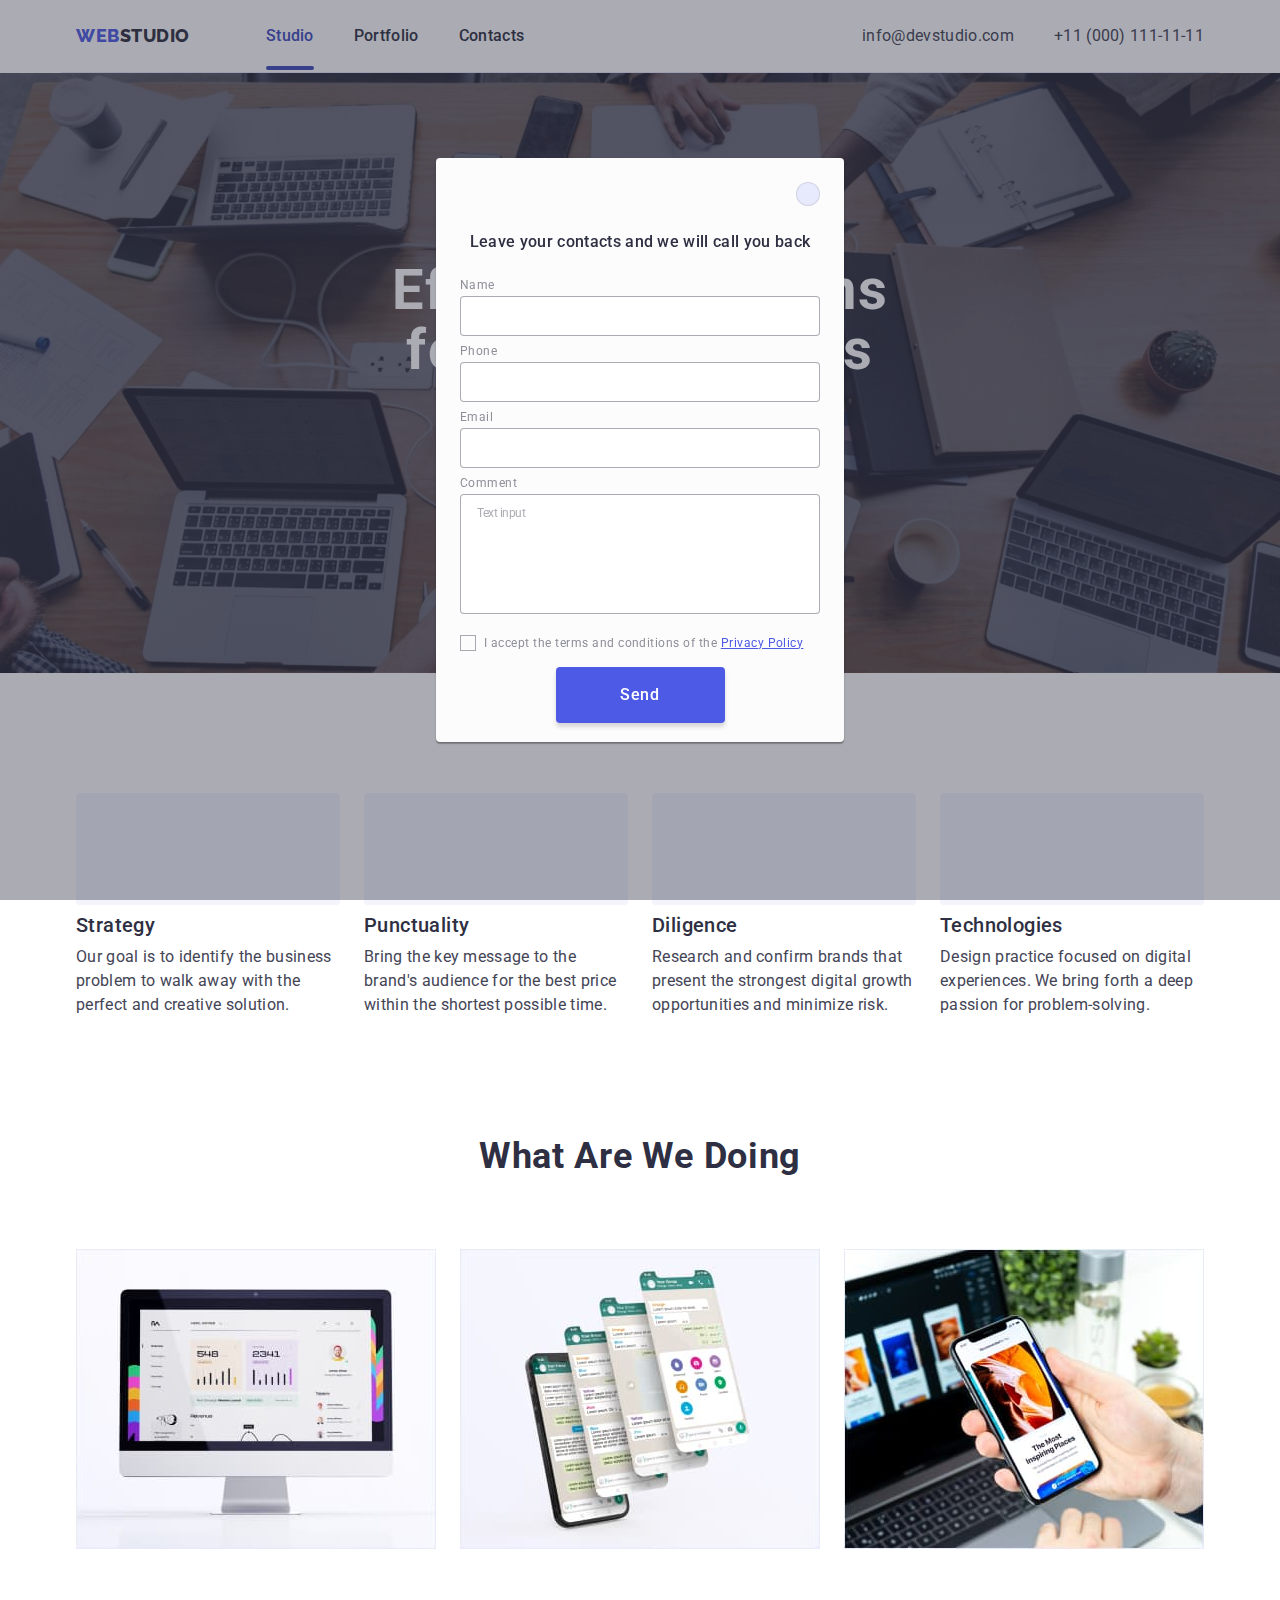
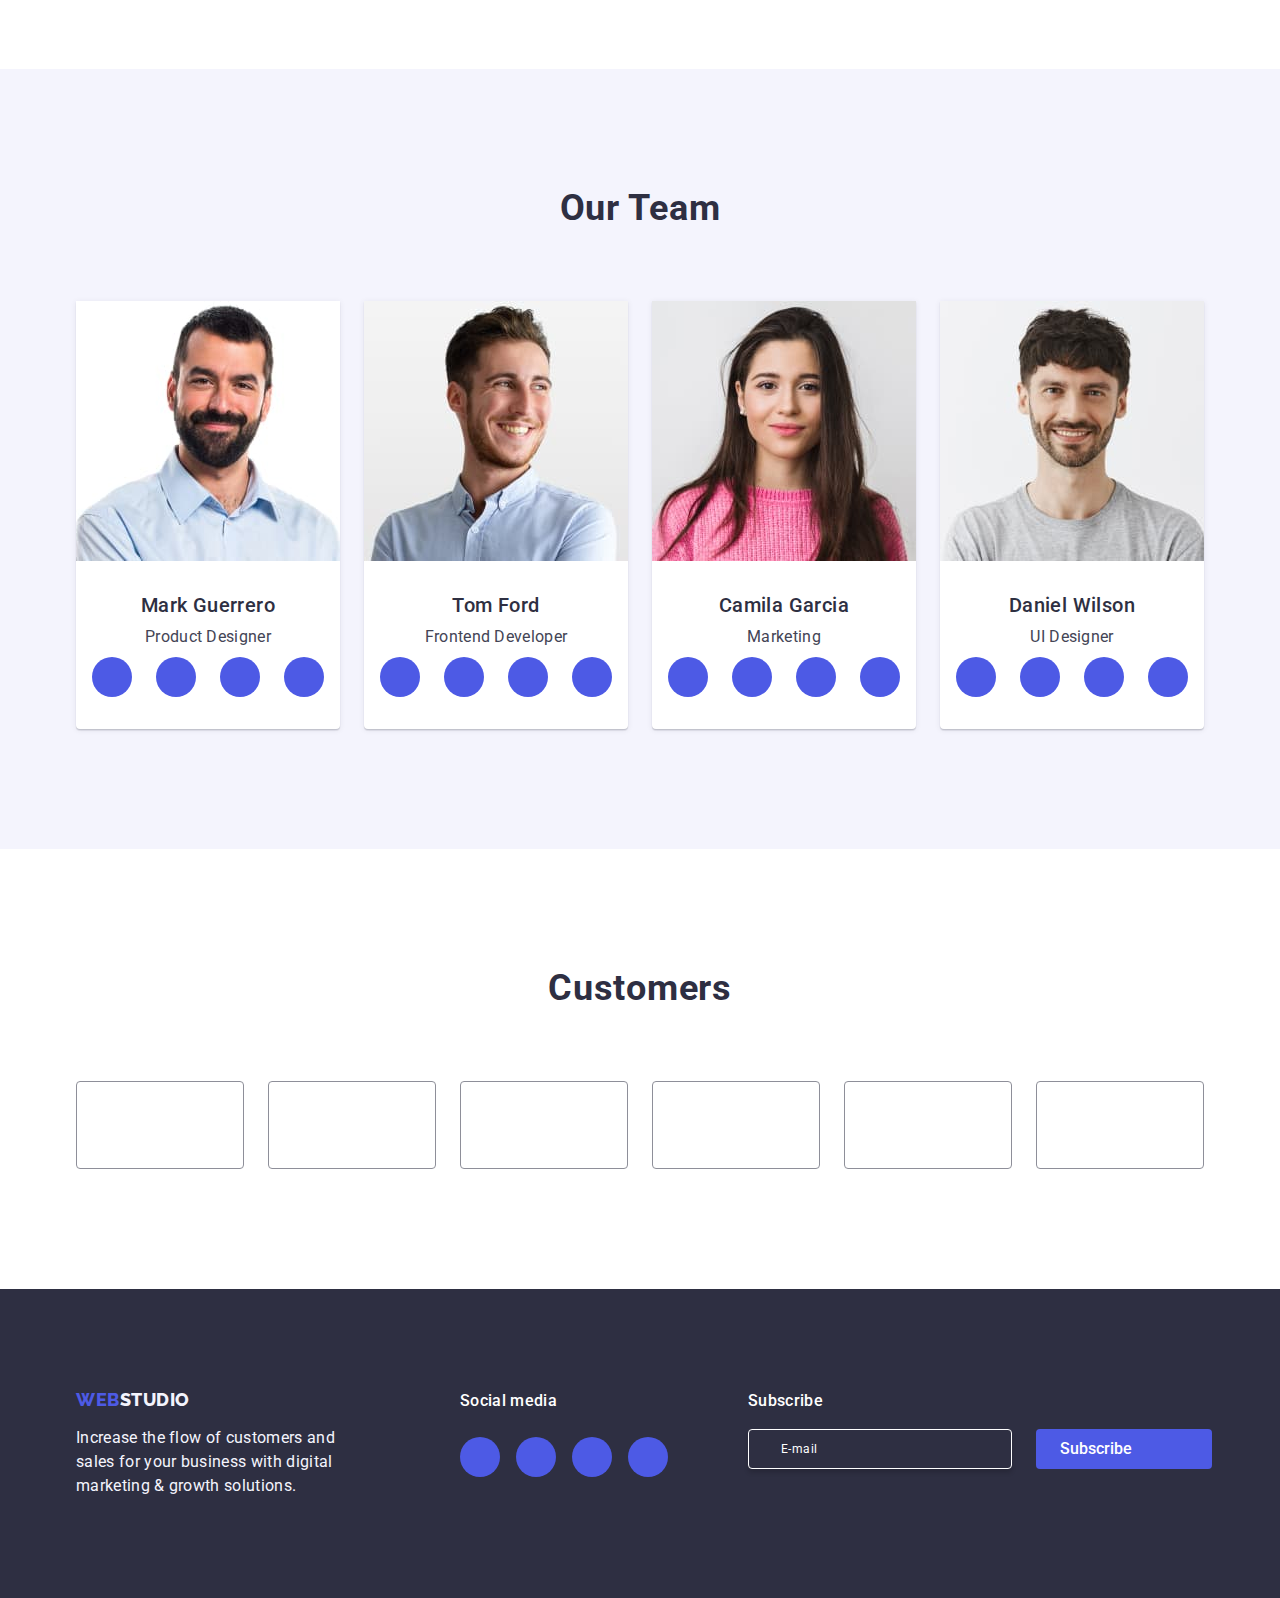
<file: index.html>
<!DOCTYPE html>
<html lang="en">
  <head>
    <meta charset="UTF-8" />
    <meta name="viewport" content="width=device-width, initial-scale=1.0" />
    <title>webstudio</title>
    <link rel="preconnect" href="https://fonts.googleapis.com" />
    <link rel="preconnect" href="https://fonts.gstatic.com" crossorigin />
    <link
      href="https://fonts.googleapis.com/css2?family=Raleway:wght@800&family=Roboto:wght@400;500;700&display=swap"
      rel="stylesheet"
    />
    <link rel="stylesheet" href="https://cdn.jsdelivr.net/npm/modern-normalize@2.0.0/modern-normalize.min.css" />
    <link rel="stylesheet" href="./css/styles.css" />
  </head>
  <body>
    <header class="page-header">
      <div class="container page-header-container">
        <nav class="main-navigation">
          <a class="logo link" href="./index.html">web<span class="logo-color">Studio</span></a>
          <ul class="menu list">
            <li class="menu-item">
              <a class="menu-link current-link current link" href="./index.html">Studio</a>
            </li>
            <li class="menu-item">
              <a class="menu-link link" href="./portfolio.html">Portfolio</a>
            </li>
            <li class="menu-item">
              <a class="menu-link link" href="">Contacts</a>
            </li>
          </ul>
        </nav>
        <address>
          <ul class="list menu contacts">
            <li class="contact-item">
              <a class="contact-link link" href="mailto:info@devstudio.com">info@devstudio.com</a>
            </li>
            <li class="contact-item">
              <a class="contact-link link" href="tel:+110001111111">+11 (000) 111-11-11</a>
            </li>
          </ul>
        </address>
      </div>
    </header>
    <main class="hero-screen">
      <section class="headline">
        <div class="container">
          <h1 class="headline-main">Effective Solutions for Your Business</h1>
          <button class="headline-button btn" type="button" data-modal-open>Order Service</button>
        </div>
      </section>
      <section class="benefits">
        <div class="container benefits-page">
          <h2 class="visually-hidden">benefits</h2>
          <ul class="benefits-list list">
            <li class="benefit-item">
              <div class="benefits-item-bg">
                <svg class="benefits-item-icon" width="64" height="64" aria-label="icon antenna">
                  <use href="./images/icons.svg#icon-antenna-1"></use>
                </svg>
              </div>
              <h3 class="benefit-headline">Strategy</h3>
              <p class="benefit-description">
                Our goal is to identify the business problem to walk away with the perfect and creative solution.
              </p>
            </li>
            <li class="benefit-item">
              <div class="benefits-item-bg">
                <svg class="benefits-item-icon" width="64" height="64" aria-label="icon clock">
                  <use href="./images/icons.svg#icon-clock-1"></use>
                </svg>
              </div>
              <h3 class="benefit-headline">Punctuality</h3>
              <p class="benefit-description">
                Bring the key message to the brand's audience for the best price within the shortest possible time.
              </p>
            </li>
            <li class="benefit-item">
              <div class="benefits-item-bg">
                <svg class="benefits-item-icon" width="64" height="64" aria-label="icon diagram">
                  <use href="./images/icons.svg#icon-diagram-1"></use>
                </svg>
              </div>
              <h3 class="benefit-headline">Diligence</h3>
              <p class="benefit-description">
                Research and confirm brands that present the strongest digital growth opportunities and minimize risk.
              </p>
            </li>
            <li class="benefit-item">
              <div class="benefits-item-bg">
                <svg class="benefits-item-icon" width="64" height="64" aria-label="icon astronaut">
                  <use href="./images/icons.svg#icon-astronaut-1"></use>
                </svg>
              </div>
              <h3 class="benefit-headline">Technologies</h3>
              <p class="benefit-description">
                Design practice focused on digital experiences. We bring forth a deep passion for problem-solving.
              </p>
            </li>
          </ul>
        </div>
      </section>
      <section class="works">
        <div class="container">
          <h2 class="works-headline">What are we doing</h2>
          <ul class="works-list list">
            <li class="works-list-item">
              <img class="works-list-img" src="./images/images-main/img1.jpg" alt="screen" width="360" height="300" />
            </li>
            <li class="works-list-item">
              <img class="works-list-img" src="./images/images-main/img2.jpg" alt="phone" width="360" height="300" />
            </li>
            <li class="works-list-item">
              <img class="works-list-img" src="./images/images-main/img3.jpg" alt="pc" width="360" height="300" />
            </li>
          </ul>
        </div>
      </section>
      <section class="team">
        <div class="container">
          <h2 class="team-headline">Our Team</h2>
          <ul class="team-list list">
            <li class="team-member">
              <img
                class="team-member-img"
                src="./images/images-main/imgmark.jpg"
                alt="Mark Guerrero"
                width="264"
                height="260"
              />
              <div class="content-team">
                <h3 class="team-member-name">Mark Guerrero</h3>
                <p class="team-member-title">Product Designer</p>
                <ul class="social-list list">
                  <li class="social-list-item">
                    <a href="" class="social-list-link">
                      <svg class="social-list-icon" width="16" height="16" aria-label="instagram icon">
                        <use href="./images/icons.svg#icon-instagram-2"></use>
                      </svg>
                    </a>
                  </li>
                  <li class="social-list-item">
                    <a href="" class="social-list-link">
                      <svg class="social-list-icon" width="16" height="16" aria-label="twitter icon">
                        <use href="./images/icons.svg#icon-twitter-1"></use>
                      </svg>
                    </a>
                  </li>
                  <li class="social-list-item">
                    <a href="" class="social-list-link">
                      <svg class="social-list-icon" width="16" height="16" aria-label="facebook icon">
                        <use href="./images/icons.svg#icon-facebook-1"></use>
                      </svg>
                    </a>
                  </li>
                  <li class="social-list-item">
                    <a class="social-list-link" href="">
                      <svg class="social-list-icon" width="16" height="16" aria-label="linkedin icon">
                        <use href="./images/icons.svg#icon-linkedin-1"></use>
                      </svg>
                    </a>
                  </li>
                </ul>
              </div>
            </li>
            <li class="team-member">
              <img
                class="team-member-img"
                src="./images/images-main/imgtom.jpg"
                alt="Tom Ford"
                width="264"
                height="260"
              />
              <div class="content-team">
                <h3 class="team-member-name">Tom Ford</h3>
                <p class="team-member-title">Frontend Developer</p>
                <ul class="social-list list">
                  <li class="social-list-item">
                    <a href="" class="social-list-link">
                      <svg class="social-list-icon" width="16" height="16" aria-label="instagram icon">
                        <use href="./images/icons.svg#icon-instagram-2"></use>
                      </svg>
                    </a>
                  </li>
                  <li>
                    <a class="social-list-link">
                      <svg class="social-list-icon" width="16" height="16" aria-label="twitter icon">
                        <use href="./images/icons.svg#icon-twitter-1"></use>
                      </svg>
                    </a>
                  </li>
                  <li class="social-list-item">
                    <a href="" class="social-list-link">
                      <svg class="social-list-icon" width="16" height="16" aria-label="facebook icon">
                        <use href="./images/icons.svg#icon-facebook-1"></use>
                      </svg>
                    </a>
                  </li>
                  <li class="social-list-item">
                    <a class="social-list-link" href="">
                      <svg class="social-list-icon" width="16" height="16" aria-label="linkedin icon">
                        <use href="./images/icons.svg#icon-linkedin-1"></use>
                      </svg>
                    </a>
                  </li>
                </ul>
              </div>
            </li>
            <li class="team-member">
              <img
                class="team-member-img"
                src="./images/images-main/imgcamila.jpg"
                alt="Camila Garcia"
                width="264"
                height="260"
              />
              <div class="content-team">
                <h3 class="team-member-name">Camila Garcia</h3>
                <p class="team-member-title">Marketing</p>
                <ul class="social-list list">
                  <li class="social-list-item">
                    <a href="" class="social-list-link">
                      <svg class="social-list-icon" width="16" height="16" aria-label="instagram icon">
                        <use href="./images/icons.svg#icon-instagram-2"></use>
                      </svg>
                    </a>
                  </li>
                  <li>
                    <a href="" class="social-list-link">
                      <svg class="social-list-icon" width="16" height="16" aria-label="twitter icon">
                        <use href="./images/icons.svg#icon-twitter-1"></use>
                      </svg>
                    </a>
                  </li>
                  <li>
                    <a href="" class="social-list-link">
                      <svg class="social-list-icon" width="16" height="16" aria-label="facebook icon">
                        <use href="./images/icons.svg#icon-facebook-1"></use>
                      </svg>
                    </a>
                  </li>
                  <li>
                    <a class="social-list-link" href="">
                      <svg class="social-list-icon" width="16" height="16" aria-label="linkedin icon">
                        <use href="./images/icons.svg#icon-linkedin-1"></use>
                      </svg>
                    </a>
                  </li>
                </ul>
              </div>
            </li>
            <li class="team-member">
              <img
                class="team-member-img"
                src="./images/images-main/imgdaniel.jpg"
                alt="Daniel Wilson"
                width="264"
                height="260"
              />
              <div class="content-team">
                <h3 class="team-member-name">Daniel Wilson</h3>
                <p class="team-member-title">UI Designer</p>
                <ul class="social-list list">
                  <li class="social-list-item">
                    <a href="" class="social-list-link">
                      <svg class="social-list-icon" width="16" height="16" aria-label="instagram icon">
                        <use href="./images/icons.svg#icon-instagram-2"></use>
                      </svg>
                    </a>
                  </li>
                  <li>
                    <a href="" class="social-list-link">
                      <svg class="social-list-icon" width="16" height="16" aria-label="twitter icon">
                        <use href="./images/icons.svg#icon-twitter-1"></use>
                      </svg>
                    </a>
                  </li>
                  <li>
                    <a href="" class="social-list-link">
                      <svg class="social-list-icon" width="16" height="16" aria-label="facebook icon">
                        <use href="./images/icons.svg#icon-facebook-1"></use>
                      </svg>
                    </a>
                  </li>
                  <li>
                    <a class="social-list-link" href="">
                      <svg class="social-list-icon" width="16" height="16" aria-label="linkedin icon">
                        <use href="./images/icons.svg#icon-linkedin-1"></use>
                      </svg>
                    </a>
                  </li>
                </ul>
              </div>
            </li>
          </ul>
        </div>
      </section>
      <section class="customer">
        <div class="container">
          <h2 class="customer-headline">Customers</h2>
          <ul class="customer-list list">
            <li class="customer-logo">
              <a href="" class="customer-logo-link">
                <svg class="customer-icon" width="104" height="56" aria-label="Customer logo">
                  <use href="./images/icons.svg#icon-Logo"></use>
                </svg>
              </a>
            </li>
            <li class="customer-logo">
              <a href="" class="customer-logo-link">
                <svg class="customer-icon" width="104" height="56" aria-label="Customer logo">
                  <use href="./images/icons.svg#icon-Logo-1"></use>
                </svg>
              </a>
            </li>
            <li class="customer-logo">
              <a href="" class="customer-logo-link">
                <svg class="customer-icon" width="104" height="56" aria-label="Customer logo">
                  <use href="./images/icons.svg#icon-Logo-2"></use>
                </svg>
              </a>
            </li>
            <li class="customer-logo">
              <a href="" class="customer-logo-link">
                <svg class="customer-icon" width="104" height="56" aria-label="Customer logo">
                  <use href="./images/icons.svg#icon-Logo-3"></use>
                </svg>
              </a>
            </li>
            <li class="customer-logo">
              <a href="" class="customer-logo-link">
                <svg class="customer-icon" width="104" height="56" aria-label="Customer logo">
                  <use href="./images/icons.svg#icon-Logo-4"></use>
                </svg>
              </a>
            </li>
            <li class="customer-logo">
              <a href="" class="customer-logo-link">
                <svg class="customer-icon" width="104" height="56" aria-label="Customer logo">
                  <use href="./images/icons.svg#icon-Logo-5"></use>
                </svg>
              </a>
            </li>
          </ul>
        </div>
      </section>
    </main>
    <footer class="footer">
      <div class="footer-page container">
        <div class="footer-page-logo">
          <a class="logo-footer link" href="./index.html">web<span class="logo-color-f">Studio</span></a>
          <p class="footer-description">
            Increase the flow of customers and sales for your business with digital marketing & growth solutions.
          </p>
        </div>
        <div class="social-media">
          <p class="headline-footer">Social media</p>
          <ul class="social-list-footer list">
            <li class="social-list-item-footer">
              <a href="" class="social-list-link-footer">
                <svg class="social-list-icon-footer" width="24" height="24" aria-label="instagram icon">
                  <use href="./images/icons.svg#icon-instagram-2"></use>
                </svg>
              </a>
            </li>
            <li class="social-list-item-footer">
              <a href="" class="social-list-link-footer">
                <svg class="social-list-icon-footer" width="24" height="24" aria-label="twitter icon">
                  <use href="./images/icons.svg#icon-twitter-1"></use>
                </svg>
              </a>
            </li>
            <li class="social-list-item-footer">
              <a href="" class="social-list-link-footer">
                <svg class="social-list-icon-footer" width="24" height="24" aria-label="facebook icon">
                  <use href="./images/icons.svg#icon-facebook-1"></use>
                </svg>
              </a>
            </li>
            <li class="social-list-item-footer">
              <a href="" class="social-list-link-footer">
                <svg class="social-list-icon-footer" width="24" height="24" aria-label="linkedin icon">
                  <use href="./images/icons.svg#icon-linkedin-1"></use>
                </svg>
              </a>
            </li>
          </ul>
        </div>
        <div class="subscribe-input">
          <p class="headline-footer">Subscribe</p>
          <form class="subscribe-form">
            <label class="subscribe-field">
              <input class="subscribe-input-footer" type="email" name="user-email" placeholder="E-mail"
            /></label>
            <button class="subscribe-btn btn" type="button">
              Subscribe<svg class="send-form-icon-footer" width="24" height="20" aria-label="icon-send-email">
                <use href="./images/icons.svg#icon-send"></use>
              </svg>
            </button>
          </form>
        </div>
      </div>
    </footer>
    <div class="backdrop" data-modal>
      <div class="modal">
        <button type="button" class="close-btn" data-modal-close>
          <svg class="close-btn-icon" width="8" height="8" aria-label="Modal window close icon">
            <use href="./images/icons.svg#icon-close-black-18dp-2-1"></use>
          </svg>
        </button>
        <form class="send-form">
          <p class="send-form-description">Leave your contacts and we will call you back</p>
          <label class="send-form-field">
            <p class="send-form-field-name">Name</p>
            <span class="send-form-field-wrapper">
              <input
                class="send-form-input"
                type="text"
                name="user-name"
                pattern="[a-zA-Zа-яА-ЯіІїЇєЄґҐʼ]+"
                title="Nicolay"
                required
              />
              <svg class="send-form-icon" width="18" height="18" aria-label="icon-person">
                <use href="./images/icons.svg#icon-person"></use>
              </svg>
            </span>
          </label>
          <label class="send-form-field">
            <p class="send-form-field-name">Phone</p>
            <span class="send-form-field-wrapper">
              <input
                class="send-form-input"
                type="tel"
                name="user-phone"
                pattern="[0-9]{3}-[0-9]{3}-[0-9]{2}-[0-9]{2}"
                title="xxx-xxx-xx-xx"
                required
              />
              <svg class="send-form-icon" width="18" height="24" aria-label="icon-phone">
                <use href="./images/icons.svg#icon-phone"></use>
              </svg>
            </span>
          </label>
          <label class="send-form-field">
            <p class="send-form-field-name">Email</p>
            <span class="send-form-field-wrapper">
              <input class="send-form-input" type="email" name="user-email" required />
              <svg class="send-form-icon" width="18" height="24" aria-label="icon-email">
                <use href="./images/icons.svg#icon-email"></use>
              </svg>
            </span>
          </label>
          <label class="send-form-field">
            <p class="send-form-field-name">Comment</p>
            <textarea class="message" name="user-message" placeholder="Text input"></textarea>
          </label>
          <label class="checkbox-label">
            <input class="send-form-checkbox" type="checkbox" required />
            <svg class="checkbox-icon" width="10" height="8" aria-label="click-icon">
              <use href="./images/icons.svg#icon-click-btn"></use>
            </svg>
            I accept the terms and conditions of the&nbsp;
            <a class="modal-form-link" href="">Privacy Policy</a>
          </label>
          <button class="headline-button btn" type="submit">Send</button>
        </form>
      </div>
    </div>
    <script src="./js/modal.js"></script>
  </body>
</html>
</file>
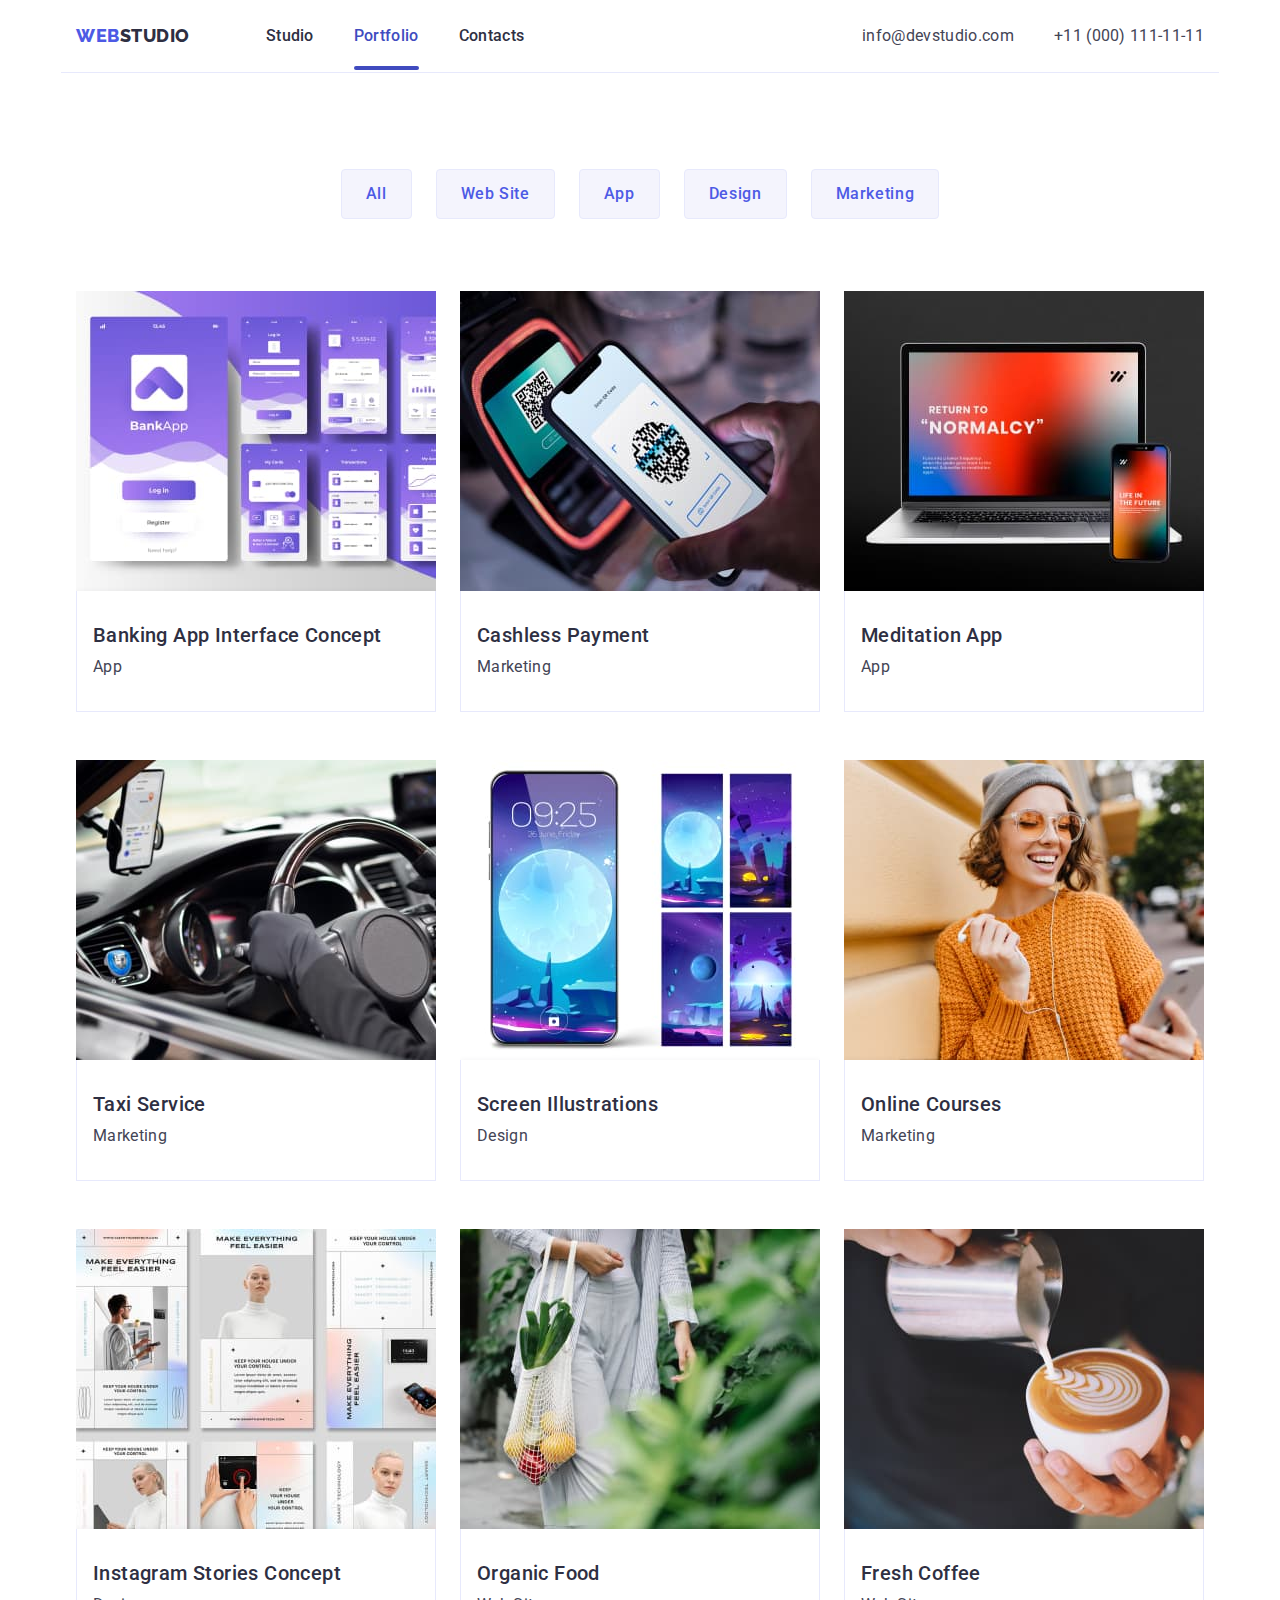
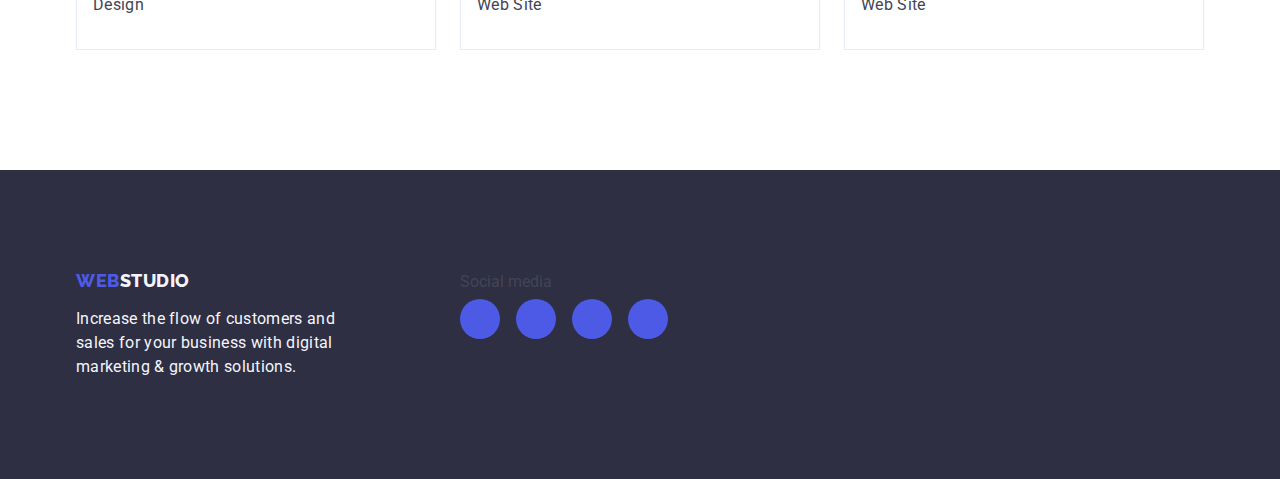
<file: portfolio.html>
<!DOCTYPE html>
<html lang="en">
  <head>
    <meta charset="UTF-8" />
    <meta name="viewport" content="width=device-width, initial-scale=1.0" />
    <title>Portfolio</title>
    <link rel="preconnect" href="https://fonts.googleapis.com" />
    <link rel="preconnect" href="https://fonts.gstatic.com" crossorigin />
    <link
      href="https://fonts.googleapis.com/css2?family=Raleway:wght@800&family=Roboto:wght@400;500;700&display=swap"
      rel="stylesheet"
    />
    <link rel="stylesheet" href="https://cdn.jsdelivr.net/npm/modern-normalize@2.0.0/modern-normalize.min.css" />
    <link rel="stylesheet" href="./css/styles.css" />
  </head>
  <body>
    <header class="page-header">
      <div class="container page-header-container">
        <nav class="main-navigation">
          <a class="logo link" href="./index.html">web<span class="logo-color">Studio</span></a>
          <ul class="menu list">
            <li class="menu-item">
              <a class="menu-link link" href="./index.html">Studio</a>
            </li>
            <li class="menu-item">
              <a class="menu-link current-link current link" href="./portfolio.html">Portfolio</a>
            </li>
            <li class="menu-item">
              <a class="menu-link link" href="">Contacts</a>
            </li>
          </ul>
        </nav>
        <address>
          <ul class="list menu contacts">
            <li class="contact-item">
              <a class="contact-link link" href="mailto:info@devstudio.com">info@devstudio.com</a>
            </li>
            <li class="contact-item">
              <a class="contact-link link" href="tel:+110001111111">+11 (000) 111-11-11</a>
            </li>
          </ul>
        </address>
      </div>
    </header>
    <main class="portfolio-main">
      <section class="portfolio">
        <div class="container">
          <h1 class="visually-hidden">Portfolio</h1>
          <ul class="filters list filters-item-list">
            <li class="filter-item"><button class="filter-btn btn" type="button">All</button></li>
            <li class="filter-item"><button class="filter-btn btn" type="button">Web Site</button></li>
            <li class="filter-item"><button class="filter-btn btn" type="button">App</button></li>
            <li class="filter-item"><button class="filter-btn btn" type="button">Design</button></li>
            <li class="filter-item"><button class="filter-btn btn" type="button">Marketing</button></li>
          </ul>
          <ul class="list proposition-list">
            <li class="proposition">
              <a href="" class="proposition-link link">
                <div class="proposition-img">
                  <img
                    src="./images/images-portfolio/bankingappinterfaceconcept.jpg"
                    alt="banking app interface concept"
                    width="360"
                    height="300"
                  />
                  <p class="overlay">
                    14 Stylish and User-Friendly App Design Concepts · Task Manager App · Calorie Tracker App · Exotic
                    Fruit Ecommerce App · Cloud Storage App
                  </p>
                </div>
              </a>
              <div class="content-portfolio">
                <h2 class="proposition-headline">Banking App Interface Concept</h2>
                <p class="proposition-description">App</p>
              </div>
            </li>
            <li class="proposition">
              <a href="" class="proposition-link link">
                <div class="proposition-img">
                  <img
                    src="./images/images-portfolio/cashlesspayment.jpg"
                    alt="cashles spayment"
                    width="360"
                    height="300"
                  />
                  <p class="overlay">
                    14 Stylish and User-Friendly App Design Concepts · Task Manager App · Calorie Tracker App · Exotic
                    Fruit Ecommerce App · Cloud Storage App
                  </p>
                </div>
              </a>
              <div class="content-portfolio">
                <h2 class="proposition-headline">Cashless Payment</h2>
                <p class="proposition-description">Marketing</p>
              </div>
            </li>
            <li class="proposition">
              <a href="" class="proposition-link link">
                <div class="proposition-img">
                  <img
                    src="./images/images-portfolio/meditationapp.jpg"
                    alt="meditation app"
                    width="360"
                    height="300"
                  />
                  <p class="overlay">
                    14 Stylish and User-Friendly App Design Concepts · Task Manager App · Calorie Tracker App · Exotic
                    Fruit Ecommerce App · Cloud Storage App
                  </p>
                </div>
              </a>
              <div class="content-portfolio">
                <h2 class="proposition-headline">Meditation App</h2>
                <p class="proposition-description">App</p>
              </div>
            </li>
            <li class="proposition">
              <a href="" class="proposition-link link">
                <div class="proposition-img">
                  <img src="./images/images-portfolio/taxiservice.jpg" alt="taxi service" width="360" height="300" />
                  <p class="overlay">
                    14 Stylish and User-Friendly App Design Concepts · Task Manager App · Calorie Tracker App · Exotic
                    Fruit Ecommerce App · Cloud Storage App
                  </p>
                </div>
              </a>
              <div class="content-portfolio">
                <h2 class="proposition-headline">Taxi Service</h2>
                <p class="proposition-description">Marketing</p>
              </div>
            </li>
            <li class="proposition">
              <a href="" class="proposition-link link">
                <div class="proposition-img">
                  <img
                    src="./images/images-portfolio/screenillustrations.jpg"
                    alt="screen illustrations"
                    width="360"
                    height="300"
                  />
                  <p class="overlay">
                    14 Stylish and User-Friendly App Design Concepts · Task Manager App · Calorie Tracker App · Exotic
                    Fruit Ecommerce App · Cloud Storage App
                  </p>
                </div>
              </a>
              <div class="content-portfolio">
                <h2 class="proposition-headline">Screen Illustrations</h2>
                <p class="proposition-description">Design</p>
              </div>
            </li>
            <li class="proposition">
              <a href="" class="proposition-link link">
                <div class="proposition-img">
                  <img src="./images/images-portfolio/onlinecourse.jpg" alt="online course" width="360" height="300" />
                  <p class="overlay">
                    14 Stylish and User-Friendly App Design Concepts · Task Manager App · Calorie Tracker App · Exotic
                    Fruit Ecommerce App · Cloud Storage App
                  </p>
                </div>
              </a>
              <div class="content-portfolio">
                <h2 class="proposition-headline">Online Courses</h2>
                <p class="proposition-description">Marketing</p>
              </div>
            </li>
            <li class="proposition">
              <a href="" class="proposition-link link">
                <div class="proposition-img">
                  <img
                    src="./images/images-portfolio/instagramstoriesconcept.jpg"
                    alt="instagram stories concept"
                    width="360"
                    height="300"
                  />
                  <p class="overlay">
                    14 Stylish and User-Friendly App Design Concepts · Task Manager App · Calorie Tracker App · Exotic
                    Fruit Ecommerce App · Cloud Storage App
                  </p>
                </div>
              </a>
              <div class="content-portfolio">
                <h2 class="proposition-headline">Instagram Stories Concept</h2>
                <p class="proposition-description">Design</p>
              </div>
            </li>
            <li class="proposition">
              <a href="" class="proposition-link link">
                <div class="proposition-img">
                  <img src="./images/images-portfolio/organicfood.jpg" alt="organic food" width="360" height="300" />
                  <p class="overlay">
                    14 Stylish and User-Friendly App Design Concepts · Task Manager App · Calorie Tracker App · Exotic
                    Fruit Ecommerce App · Cloud Storage App
                  </p>
                </div>
              </a>
              <div class="content-portfolio">
                <h2 class="proposition-headline">Organic Food</h2>
                <p class="proposition-description">Web Site</p>
              </div>
            </li>
            <li class="proposition">
              <a href="" class="proposition-link link">
                <div class="proposition-img">
                  <img src="./images/images-portfolio/freshcoffee.jpg" alt="fresh coffee" width="360" height="300" />
                  <p class="overlay">
                    14 Stylish and User-Friendly App Design Concepts · Task Manager App · Calorie Tracker App · Exotic
                    Fruit Ecommerce App · Cloud Storage App
                  </p>
                </div>
              </a>
              <div class="content-portfolio">
                <h2 class="proposition-headline">Fresh Coffee</h2>
                <p class="proposition-description">Web Site</p>
              </div>
            </li>
          </ul>
        </div>
      </section>
    </main>
    <footer class="footer">
      <div class="footer-page container">
        <div class="footer-page-logo">
          <a class="logo-footer link" href="./index.html">web<span class="logo-color-f">Studio</span></a>
          <p class="footer-description">
            Increase the flow of customers and sales for your business with digital marketing & growth solutions.
          </p>
        </div>
        <div class="social-media">
          <p class="headline-socials">Social media</p>
          <ul class="social-list-footer list">
            <li class="social-list-item-footer">
              <a href="" class="social-list-link-footer">
                <svg class="social-list-icon-footer" width="24" height="24" aria-label="instagram icon">
                  <use href="./images/icons.svg#icon-instagram-2"></use>
                </svg>
              </a>
            </li>
            <li class="social-list-item-footer">
              <a href="" class="social-list-link-footer">
                <svg class="social-list-icon-footer" width="24" height="24" aria-label="twitter icon">
                  <use href="./images/icons.svg#icon-twitter-1"></use>
                </svg>
              </a>
            </li>
            <li class="social-list-item-footer">
              <a href="" class="social-list-link-footer">
                <svg class="social-list-icon-footer" width="24" height="24" aria-label="facebook icon">
                  <use href="./images/icons.svg#icon-facebook-1"></use>
                </svg>
              </a>
            </li>
            <li class="social-list-item-footer">
              <a href="" class="social-list-link-footer">
                <svg class="social-list-icon-footer" width="24" height="24" aria-label="linkedin icon">
                  <use href="./images/icons.svg#icon-linkedin-1"></use>
                </svg>
              </a>
            </li>
          </ul>
        </div>
      </div>
    </footer>
    <div class="backdrop is-hidden" data-modal>
      <div class="modal">
        <button type="button" class="close-btn" data-modal-close>
          <svg class="close-btn-icon" width="8px" height="8px" aria-label="Modal window close icon">
            <use href="./images/icons.svg#icon-close-black-18dp-2-1"></use>
          </svg>
        </button>
      </div>
    </div>
    <script src="./js/modal.js"></script>
  </body>
</html>
</file>
<file: css/styles.css>
:root {
  --accent-color: #4d5ae5;
  --background-color: #ffffff;
  --color-text: #2e2f42;
  --color-hover: #f4f4fd;
  --color-bg: #fff;
  --subtitle-text: #8e8f99;
  --transition-dur-and-func: 250ms cubic-bezier(0.4, 0, 0.2, 1);
}

body {
  font-family: Roboto, sans-serif;
  color: #434455;
  background-color: var(--background-color);
}
.link {
  text-decoration: none;
}
.list {
  list-style: none;
}
h1,
h2,
h3,
p {
  margin-top: 0;
  margin-bottom: 0;
}
ul,
ol {
  padding-left: 0;
  margin-top: 0;
  margin-bottom: 0;
}
img {
  display: block;
}
.btn {
  cursor: pointer;
}
.container {
  width: 1158px;
  margin-left: auto;
  margin-right: auto;
  padding-left: 15px;
  padding-right: 15px;
}
.visually-hidden {
  position: absolute;
  width: 1px;
  height: 1px;
  margin: -1px;
  border: 0;
  padding: 0;
  white-space: nowrap;
  clip-path: inset(100%);
  clip: rect(0 0 0 0);
  overflow: hidden;
}
/*=========page header=====*/
.page-header-container {
  display: flex;
  align-items: center;
  border-bottom: 1px solid #e7e9fc;
}
.page-header {
  box-shadow: 0px 2px 1px rgba(46, 47, 66, 0.08), 0px 1px 1px rgba(46, 47, 66, 0.16), 0px 1px 6px rgba(46, 47, 66, 0.08);
}
.logo {
  font-family: Raleway, sans-serif;
  font-size: 18px;
  line-height: 1.17;
  font-weight: 800;
  text-transform: uppercase;
  letter-spacing: 0.03em;
  color: var(--accent-color);
  margin-right: 76px;
}

.main-navigation {
  display: flex;
  align-items: center;
  margin-right: auto;
}

.logo-color {
  color: var(--color-text);
}
.menu {
  display: flex;
  gap: 40px;
}
.menu-link {
  position: relative;
  padding: 24px 0;
  font-size: 16px;
  font-weight: 500;
  line-height: 1.5;
  letter-spacing: 0.02em;
  color: var(--color-text);
  transition: color var(--transition-dur-and-func);
}
.menu-link:hover,
.menu-link:focus {
  color: #404bbf;
}
.current {
  color: var(--color-text);
}
.current-link {
  color: #404bbf;
}
.current-link::after {
  content: '';
  width: 100%;
  position: absolute;
  left: 0;
  bottom: -1px;
  height: 4px;
  background-color: #404bbf;
  border-radius: 2px;
  transition: color 250ms cubic-bezier(0.4, 0, 0.2, 1);
}
.current-link:hover::after,
.current-link:focus::after {
  content: '';
  display: block;
  width: 100%;
  height: 2px;
  background-color: #404bbf;
  margin-top: 20px;
  transition: transform var(--transition-dur-and-func);
}
.contacts {
  display: flex;
  font-style: normal;
  align-items: center;
}
.contact-item {
  padding: 24px 0;
}
.contact-link {
  line-height: 1.5;
  letter-spacing: 0.02em;
  font-size: 16px;
  color: #434455;
  transition: color var(--transition-dur-and-func);
}
.contact-link:hover,
.contact-link:focus {
  color: #404bbf;
  transition: var(--transition-dur-and-func);
}
/*==========/page header======*/
/*===========hero screen============*/
.headline {
  max-width: 1440px;
  background-repeat: no-repeat;
  background-position: center;
  background-color: var(--color-text);
  padding: 188px 0;
  background-image: linear-gradient(rgba(46, 47, 66, 0.7), rgba(46, 47, 66, 0.7)),
    url(../images/images-main/heroscreen.jpg);
  background-size: cover;
}
.headline-main {
  max-width: 496px;
  margin-left: auto;
  margin-right: auto;
  margin-bottom: 48px;
  text-align: center;
  font-size: 56px;
  font-weight: 700;
  line-height: 1.07;
  letter-spacing: 0.02em;
  color: var(--color-bg);
}
.headline-button {
  min-width: 169px;
  height: 56px;
  display: block;
  margin-left: auto;
  margin-right: auto;
  background-color: var(--accent-color);
  font-size: 16px;
  font-weight: 500;
  line-height: 1.5;
  letter-spacing: 0.04em;
  color: var(--color-bg);
  border: none;
  border-radius: 4px;
  background: var(--accent-color);
  box-shadow: 0px 4px 4px 0px rgba(0, 0, 0, 0.15);
  padding: 16px 32px;
  transition: background-color var(--transition-dur-and-func);
}
.headline-button:hover,
.headline-button:focus {
  background-color: #404bbf;
}
/*=======/hero screen=======*/
/*=========benefits==========*/
.benefits {
  background-color: var(--background-color);
  padding: 120px 0;
}
.benefits-page {
  display: flex;
}
.benefit-headline {
  margin-bottom: 8px;
  font-size: 20px;
  font-weight: 500;
  line-height: 1.2;
  letter-spacing: 0.02em;
  color: var(--color-text);
}
.benefit-description {
  font-size: 16px;
  color: #434455;
  line-height: 1.5;
  letter-spacing: 0.02em;
}
.benefits-list {
  display: flex;
  gap: 24px;
}
.benefit-item {
  width: calc((100% - 72px) / 4);
}
.benefits-item-icon {
  margin-left: auto;
  margin-right: auto;
  text-align: center;
}
.benefits-item-bg {
  display: flex;
  align-items: center;
  justify-content: center;
  margin-bottom: 8px;
  padding: 24px 100px;
  background-color: var(--color-hover);
  border-radius: 4px;
}
/*=========/benefits=========*/
/*===========works===========*/
.works {
  padding-bottom: 120px;
  background-color: var(--background-color);
}
.works-list {
  display: flex;
  gap: 24px;
}
.works-list-item {
  width: calc((100% - 2 * 24px) / 3);
}
.works-headline {
  margin-bottom: 72px;
  text-align: center;
  text-transform: capitalize;
  font-size: 36px;
  font-weight: 700;
  line-height: 1.11;
  letter-spacing: 0.02em;
  color: var(--color-text);
}
/*=========/works==========*/
/*==========team===========*/
.team {
  background-color: var(--color-hover);
  padding: 120px 0;
}
.team-list {
  display: flex;
  gap: 24px;
}

.social-list-link:hover,
.social-list-link:focus {
  background-color: #404bbf;
}
.content-team {
  text-align: center;
  padding: 32px 0;
  column-gap: 8px;
}
.social-list {
  display: flex;
  justify-content: center;
  gap: 24px;
  margin-top: 8px;
}
.social-list-icon {
  fill: var(--color-hover);
  margin-left: auto;
  margin-right: auto;
}
.social-list-link {
  display: flex;
  align-items: center;
  justify-content: center;
  width: 40px;
  height: 40px;
  border-radius: 50%;
  background-color: var(--accent-color);
  transition: background-color var(--transition-dur-and-func);
}

.team-member {
  width: calc((100% - 3 * 24px) / 4);
  background-color: var(--background-color);
  border-radius: 0px 0px 4px 4px;
  box-shadow: 0px 2px 1px 0px rgba(46, 47, 66, 0.08), 0px 1px 1px 0px rgba(46, 47, 66, 0.16),
    0px 1px 6px 0px rgba(46, 47, 66, 0.08);
  overflow: hidden;
}
.team-headline {
  text-align: center;
  text-transform: capitalize;
  font-size: 36px;
  font-weight: 700;
  line-height: 1.11;
  letter-spacing: 0.02em;
  color: var(--color-text);
  margin-bottom: 72px;
}
.team-member-name {
  font-size: 20px;
  font-weight: 500;
  line-height: 1.2;
  letter-spacing: 0.02em;
  color: var(--color-text);
  margin-bottom: 8px;
}
.team-member-title {
  font-size: 16px;
  font-weight: 400;
  color: #434455;
  line-height: 1.5;
  letter-spacing: 0.02em;
}
/*=========/team=======*/

/*=========customers====*/
.customer {
  padding: 120px 0;
}
.customer-headline {
  text-align: center;
  text-transform: capitalize;
  font-size: 36px;
  font-weight: 700;
  line-height: 1.11;
  letter-spacing: 0.02em;
  color: var(--color-text);
  margin-bottom: 72px;
}
.customer-list {
  display: flex;
  justify-content: space-between;
  gap: 24px;
}
.customer-logo {
  width: calc((100% - 120px) / 6);
  height: 88px;
}
.customer-logo-link {
  width: 100%;
  height: 100%;
  border: 1px solid #8e8f99;
  border-radius: 4px;
  display: flex;
  align-items: center;
  justify-content: center;
  color: var(--subtitle-text);
  transition: border-color 250ms cubic-bezier(0.4, 0, 0.2, 1), color 250ms cubic-bezier(0.4, 0, 0.2, 1);
}
.customer-logo-link:hover,
.customer-logo-link:focus {
  border-color: #404bbf;
  color: #404bbf;
}
.customer-icon {
  fill: currentColor;
  width: 104px;
  height: 56px;
  margin-left: auto;
  margin-right: auto;
}
/*=============/customers========*/

/*==========footer=======*/
.footer {
  background-color: var(--color-text);
  padding: 100px 0;
}
.footer-page {
  display: flex;
  justify-content: flex-start;
  align-items: baseline;
}
.footer-page-logo {
  margin-right: 120px;
}
.logo-footer {
  display: inline-block;
  margin-bottom: 16px;
  font-family: Raleway, sans-serif;
  font-size: 18px;
  line-height: 1.17;
  font-weight: 800;
  text-transform: uppercase;
  letter-spacing: 0.03em;
  color: var(--accent-color);
}
.logo-color-f {
  color: var(--color-hover);
}
.footer-description {
  color: var(--color-hover);
  font-size: 16px;
  line-height: 1.5;
  letter-spacing: 0.02em;
  width: 264px;
}
.social-media {
  padding: 0 0;
}
.social-list-footer {
  display: flex;
  justify-content: center;
  gap: 16px;
  margin-top: 8px;
}
.social-list-link-footer {
  display: flex;
  align-items: center;
  justify-content: center;
  width: 40px;
  height: 40px;
  border-radius: 50%;
  background-color: var(--accent-color);
  transition: background-color var(--transition-dur-and-func);
}
.social-list-link-footer:hover,
.social-list-link-footer:focus,
.social-list-link-footer:active {
  background-color: #31d0aa;
}
.social-list-icon-footer {
  letter-spacing: 0;
  margin-left: auto;
  margin-right: auto;
  width: 24px;
  height: 24px;
  fill: var(--color-hover);
}
.headline-footer {
  display: inline-block;
  margin-bottom: 16px;
  font-size: 16px;
  font-weight: 500;
  line-height: 1.5;
  letter-spacing: 0.02em;
  color: #fff;
}
.subscribe-form {
  display: flex;
  gap: 24px;
}
.subscribe-input {
  margin-left: 80px;
}
.subscribe-btn {
  display: flex;
  min-width: 165px;
  height: 40px;
  padding: 8px 24px;
  justify-content: center;
  align-items: center;
  gap: 16px;
  border: none;
  border-radius: 4px;
  background: var(--accent-color);
  color: #fff;
  text-align: center;
  font-size: 16px;
  font-weight: 500;
  line-height: 1.5;
  letter-spacing: 0.04px;
}
.subscribe-btn:focus,
.subscribe-btn:hover {
  background-color: #404bbf;
}
.send-form-icon-footer {
  width: 24px;
  height: 24px;
  margin-left: 16px;
  fill: #fff;
}
.subscribe-input-footer {
  font-size: 12px;
  line-height: 1.5;
  letter-spacing: 0.04;
  padding-left: 16px;
  color: #ffffff;
  width: 264px;
  height: 40px;
  border-radius: 4px;
  border: 1px solid #fff;
  background: var(--color-text);
  box-shadow: 0px 4px 4px 0px rgba(0, 0, 0, 0.15);
}

.subscribe-input-footer::placeholder {
  color: #fff;
  font-size: 12px;
  font-weight: 400;
  line-height: 2; /* 200% */
  letter-spacing: 0.48px;
  padding-left: 16px;
}

/*=======/footer=======*/
/*=========portfolio=====*/
.portfolio-main {
  background-color: var(--background-color);
}
.portfolio {
  padding: 96px 0 120px 0;
}
.filter-btn {
  background-color: var(--color-hover);
  color: #4d5ae5;
  font-family: Roboto, sans-serif;
  font-size: 16px;
  font-weight: 500;
  line-height: 1.5;
  letter-spacing: 0.04em;
  border-radius: 4px;
  border: 1px solid #e7e9fc;
  background: var(--color-hover);
  padding: 12px 24px;
  transition: color 250ms cubic-bezier(0.4, 0, 0.2, 1), background-color 250ms cubic-bezier(0.4, 0, 0.2, 1),
    border-color 250ms cubic-bezier(0.4, 0, 0.2, 1), box-shadow 250ms cubic-bezier(0.4, 0, 0.2, 1);
}
.filter-btn:hover,
.filter-btn:focus {
  box-shadow: 0px 3px 1px rgba(0, 0, 0, 0.1), 0px 2px 1px rgba(0, 0, 0, 0.08), 0px 2px 2px rgba(0, 0, 0, 0.12);
  border: 1px solid transparent;
  background-color: #404bbf;
  color: var(--color-bg);
  transition: transform var(--transition-dur-and-func);
}
.filters-item-list {
  display: flex;
  gap: 24px;
  justify-content: center;
  align-items: center;
  margin-bottom: 72px;
}
.content-portfolio {
  display: flex;
  padding: 32px 16px;
  flex-direction: column;
  column-gap: 8px;
  align-items: flex-start;
  border: 1px solid #e7e9fc;
  border-top: none;
  background: var(--background-color);
}
.proposition {
  width: calc((100% - 48px) / 3);
  transition: box-shadow var(--transition-dur-and-func);
}
.proposition:hover,
.proposition:focus {
  background: #ffffff;
  box-shadow: 0px 2px 1px 0px rgba(46, 47, 66, 0.08), 0px 1px 1px 0px rgba(46, 47, 66, 0.16),
    0px 1px 6px 0px rgba(46, 47, 66, 0.08);
}
.proposition:hover .overlay {
  transform: translateY(0%);
}
.overlay {
  position: absolute;
  top: 0;
  left: 0;
  width: 100%;
  height: 100%;
  color: var(--color-hover);
  padding: 40px 32px;
  font-size: 16px;
  font-weight: 400;
  line-height: 1.5;
  letter-spacing: 0.32px;
  border: 1px solid var(--color-hover);
  background-color: var(--accent-color);
  box-shadow: 0px 2px 1px 0px rgba(46, 47, 66, 0.08), 0px 1px 1px 0px rgba(46, 47, 66, 0.16),
    0px 1px 6px 0px rgba(46, 47, 66, 0.08);
  transform: translateY(100%);
  transition: transform var(--transition-dur-and-func);
}
.overlay:hover,
.overlay:focus {
  transform: translateY(0%);
}
.proposition-img {
  position: relative;
  overflow: hidden;
  transition: box-shadow 250ms cubic-bezier(0.4, 0, 0.2, 1);
}
.proposition-link {
  display: block;
  transition: box-shadow var(--transition-dur-and-func);
}
.proposition-link:hover,
.proposition-link:focus {
  box-shadow: 0px 1px 6px rgba(46, 47, 66, 0.08), 0px 1px 1px rgba(46, 47, 66, 0.16), 0px 2px 1px rgba(46, 47, 66, 0.08);
}
.proposition-link:hover .overlay,
.proposition-link:focus .overlay {
  transform: translateY(0%);
}
.proposition-list {
  display: flex;
  flex-wrap: wrap;
  column-gap: 24px;
  row-gap: 48px;
}
.proposition-headline {
  font-size: 20px;
  font-weight: 500;
  line-height: 1.2;
  letter-spacing: 0.02em;
  color: var(--color-text);
  margin-bottom: 8px;
}
.proposition-description {
  font-size: 16px;
  color: #434455;
  line-height: 1.5;
  letter-spacing: 0.02em;
}
/*=========/portfolio======*/

/*=========modal window=======*/
.backdrop {
  position: fixed;
  top: 0;
  left: 0;
  width: 100%;
  height: 100%;
  z-index: 999;
  background: rgba(46, 47, 66, 0.4);
  transition: opacity var(--transition-dur-and-func), visibility var(--transition-dur-and-func);
}
.is-hidden {
  opacity: 0;
  visibility: hidden;
  pointer-events: none;
}
.modal {
  position: absolute;
  top: 50%;
  min-height: 584px;
  width: 408px;
  left: 50%;
  transform: translate(-50%, -50%) scale(1);
  border-radius: 4px;
  background: #fcfcfc;
  box-shadow: 0px 2px 1px 0px rgba(0, 0, 0, 0.2), 0px 1px 3px 0px rgba(0, 0, 0, 0.12),
    0px 1px 1px 0px rgba(0, 0, 0, 0.14);
  transition: transform var(--transition-dur-and-func);
}
.close-btn {
  position: absolute;
  top: 24px;
  right: 24px;
  padding: 0;
  display: flex;
  width: 24px;
  height: 24px;
  align-items: center;
  justify-content: center;
  border-radius: 50%;
  cursor: pointer;
  background-color: #e7e9fc;
  border: 1px solid rgba(0, 0, 0, 0.1);
  transition: background-color 250ms cubic-bezier(0.4, 0, 0.2, 1), border 250ms cubic-bezier(0.4, 0, 0.2, 1);
}
.close-btn:hover,
.close-btn:focus {
  background-color: #404bbf;
  border: none;
  fill: #ffffff;
}
.close-btn-icon {
  position: absolute;
  width: 8px;
  height: 8px;
  fill: #2e2f42;
  transition: fill var(--transition-dur-and-func);
}
.close-btn:hover .close-btn-icon,
.close-btn:focus .close-btn-icon {
  fill: #ffffff;
}
.send-form {
  display: flex;
  flex-direction: column;
  margin-left: 24px;
  margin-right: 24px;
}
.send-form-description {
  max-width: 360px;
  color: #2e2f42;
  text-align: center;
  font-size: 16px;
  font-weight: 500;
  line-height: 1.5;
  letter-spacing: 0.32px;
  margin-bottom: 16px;
  margin-top: 72px;
}
.send-form-field-name {
  color: #8e8f99;
  font-size: 12px;
  font-weight: 400;
  line-height: 1.17;
  letter-spacing: 0.48px;
  margin-bottom: 4px;
  margin-top: 8px;
}
.send-form-input {
  width: 100%;
  height: 40px;
  font-size: 18px;
  border-radius: 4px;
  border: 1px solid rgba(46, 47, 66, 0.4);
  padding-left: 62px;
  transition: border-color var(--transition-dur-and-func);
}
.send-form-input:focus {
  border-color: var(--accent-color);
  outline-color: transparent;
  outline-offset: 4px;
}
.send-form-icon {
  position: absolute;
  top: 50%;
  left: 16px;
  transform: translateY(-50%);
  fill: #2e2f42;
  transition: fill var(--transition-dur-and-func);
}
.send-form-input:focus + .send-form-icon {
  fill: var(--accent-color);
}
.message {
  width: 100%;
  height: 120px;
  font-size: 16px;
  resize: none;
  border-radius: 4px;
  border: 1px solid rgba(46, 47, 66, 0.4);
  padding-left: 16px;
  padding-top: 12px;
  transition: border-color var(--transition-dur-and-func);
}
.message:focus {
  border-color: var(--accent-color);
  outline-color: transparent;
  outline-offset: 2px;
}
.message::placeholder {
  font-size: 12px;
  font-weight: 400;
  letter-spacing: -0.48px;
  color: rgba(46, 47, 66, 0.4);
}
.send-form-checkbox {
  position: absolute;
  appearance: none;
}
.send-form-input:focus + .send-form-icon {
  fill: var(--accent-color);
}
.send-form-field-wrapper {
  display: block;
  position: relative;
}
.checkbox-label {
  display: flex;
  align-items: center;
  flex-wrap: nowrap;
  font-size: 12px;
  font-weight: 400;
  line-height: 14px;
  letter-spacing: 0.48px;
  color: rgba(64, 64, 64, 0.6);
  margin-bottom: 16px;
  margin-top: 16px;
  color: #8e8f99;
}
.checkbox-icon {
  fill: transparent;
  stroke: transparent;
  width: 16px;
  height: 16px;
  padding: 4px 3px;
  cursor: pointer;
  border: 1px solid rgba(46, 47, 66, 0.4);
  margin-right: 8px;
}
.send-form-checkbox:checked + .checkbox-icon {
  fill: #ffffff;
  stroke-width: 1px;
  background-color: var(--accent-color);
}

.send-form-checkbox:focus + .checkbox-icon {
  border: 1px solid rgba(0, 0, 255, 0.5);
}

.modal-form-link {
  color: #4d5ae5;
  line-height: 16px;
}

/*=========/modal window========*/
</file>
